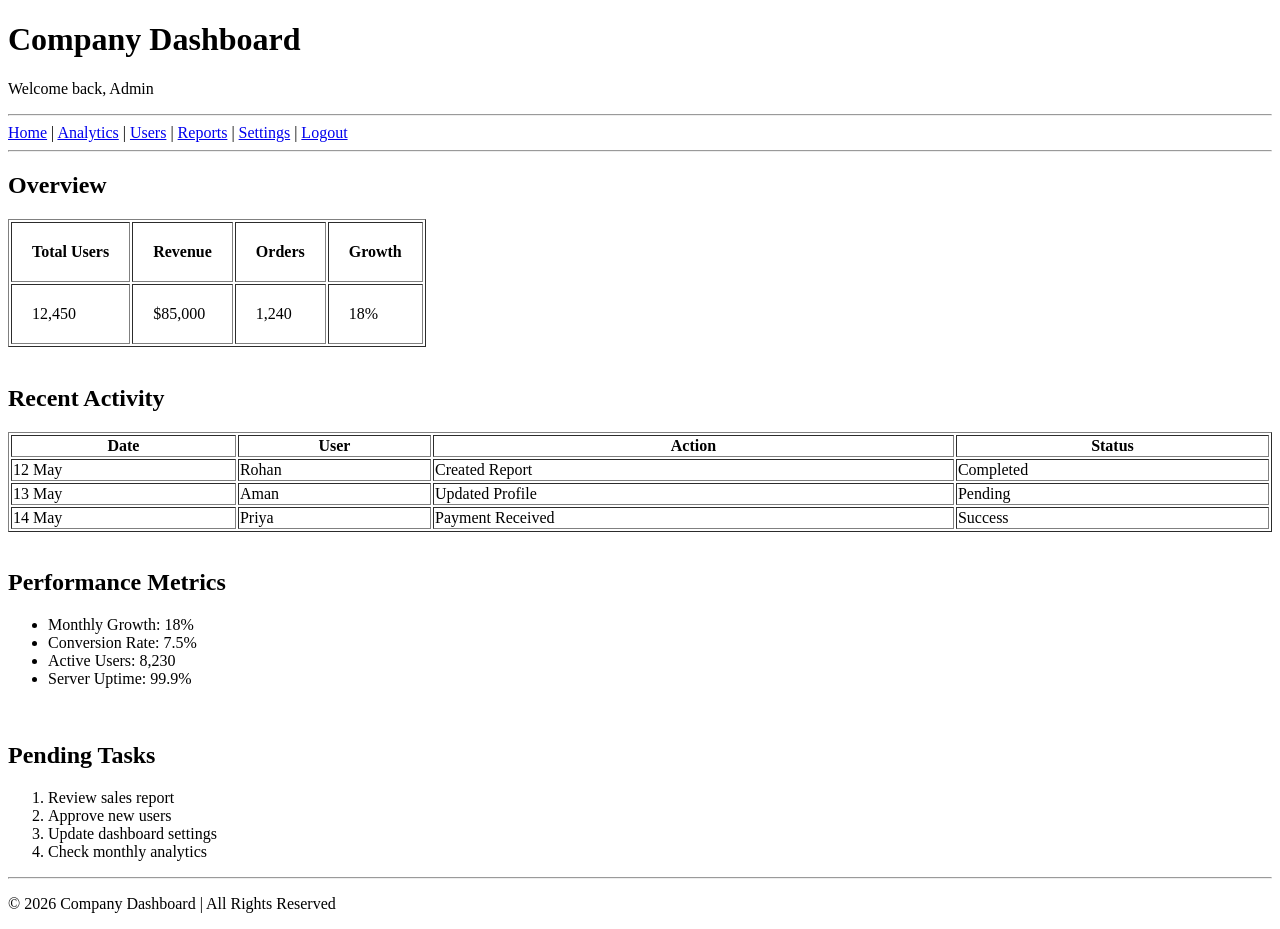
<file: day3/index.html>
<!DOCTYPE html>
<html>
<head>
    <title>Professional Dashboard</title>
</head>
<body>

    <!-- Header -->
    <header>
        <h1>Company Dashboard</h1>
        <p>Welcome back, Admin</p>
        <hr>
    </header>

    <!-- Navigation -->
    <nav>
        <a href="#">Home</a> |
        <a href="#">Analytics</a> |
        <a href="#">Users</a> |
        <a href="#">Reports</a> |
        <a href="#">Settings</a> |
        <a href="#">Logout</a>
    </nav>

    <hr>

    <!-- Main Dashboard -->
    <main>

        <!-- Summary Cards -->
        <section>
            <h2>Overview</h2>

            <table border="1" cellpadding="20">
                <tr>
                    <th>Total Users</th>
                    <th>Revenue</th>
                    <th>Orders</th>
                    <th>Growth</th>
                </tr>

                <tr>
                    <td>12,450</td>
                    <td>$85,000</td>
                    <td>1,240</td>
                    <td>18%</td>
                </tr>
            </table>
        </section>

        <br>

        <!-- Analytics -->
        <section>
            <h2>Recent Activity</h2>

            <table border="1" width="100%">
                <tr>
                    <th>Date</th>
                    <th>User</th>
                    <th>Action</th>
                    <th>Status</th>
                </tr>

                <tr>
                    <td>12 May</td>
                    <td>Rohan</td>
                    <td>Created Report</td>
                    <td>Completed</td>
                </tr>

                <tr>
                    <td>13 May</td>
                    <td>Aman</td>
                    <td>Updated Profile</td>
                    <td>Pending</td>
                </tr>

                <tr>
                    <td>14 May</td>
                    <td>Priya</td>
                    <td>Payment Received</td>
                    <td>Success</td>
                </tr>
            </table>
        </section>

        <br>

        <!-- Performance -->
        <section>
            <h2>Performance Metrics</h2>

            <ul>
                <li>Monthly Growth: 18%</li>
                <li>Conversion Rate: 7.5%</li>
                <li>Active Users: 8,230</li>
                <li>Server Uptime: 99.9%</li>
            </ul>
        </section>

        <br>

        <!-- Tasks -->
        <section>
            <h2>Pending Tasks</h2>

            <ol>
                <li>Review sales report</li>
                <li>Approve new users</li>
                <li>Update dashboard settings</li>
                <li>Check monthly analytics</li>
            </ol>
        </section>

    </main>

    <hr>

    <!-- Footer -->
    <footer>
        <p>© 2026 Company Dashboard | All Rights Reserved</p>
    </footer>

</body>
</html>
</file>
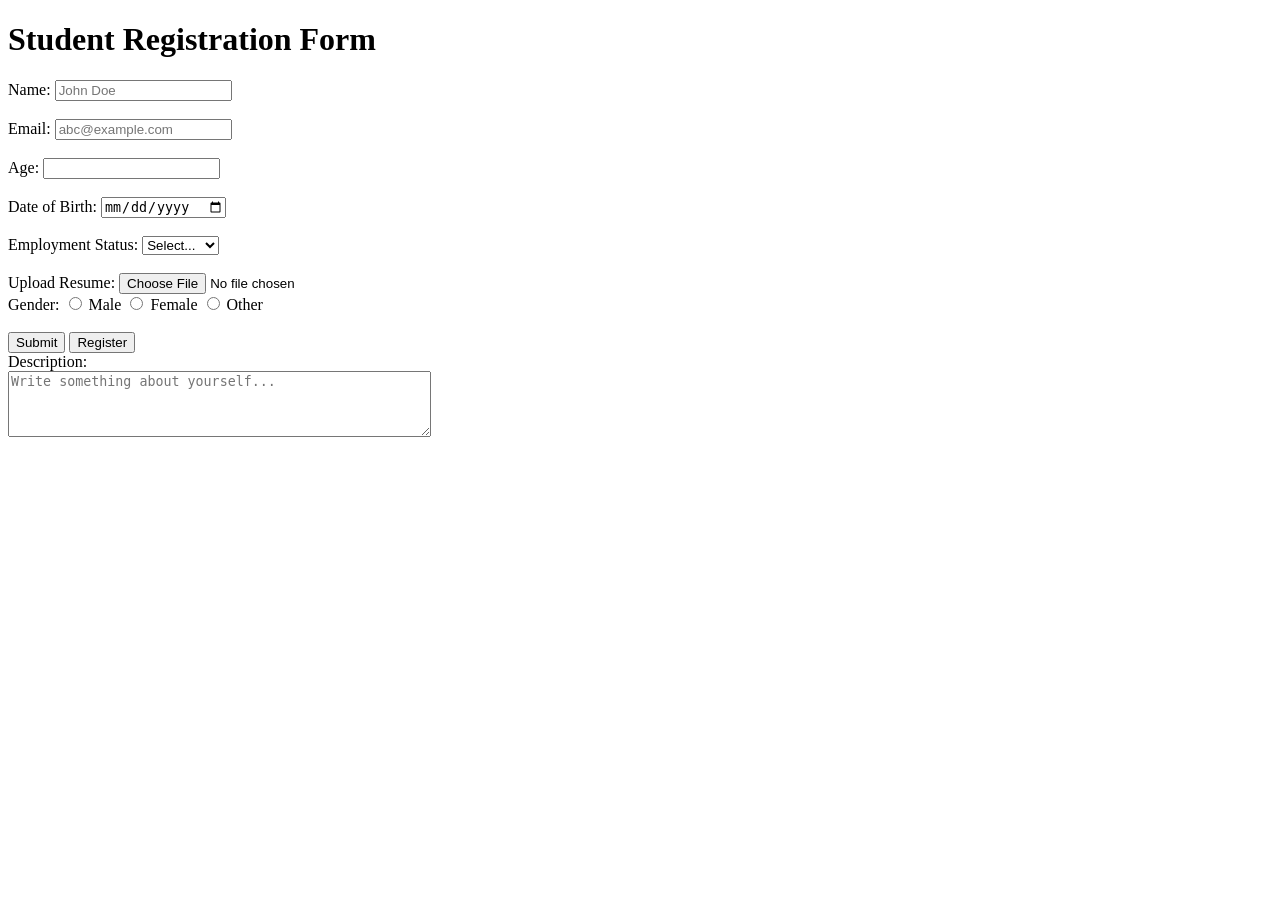
<file: day4/index.html>
<!DOCTYPE html>
<html lang="en">
<head>
    <meta charset="UTF-8">
    <meta name="viewport" content="width=device-width, initial-scale=1.0">
    <title>Student Registration Form</title>

</head>
<body>
    <h1>Student Registration Form</h1>
    <form>
        <label for="name">Name:</label>
        <input type="text" id="name" placeholder="John Doe" name="name" required><br><br>

        <label for="email">Email:</label>
        <input type="email" id="email" placeholder="abc@example.com" name="email" required><br><br>

        <label for="age">Age:</label>
        <input type="number" id="age" name="age" required><br><br>
        <label for="DOB">Date of Birth:</label>
        <input type="date" id="DOB" name="DOB" required><br><br>

        <label for="employment">Employment Status:</label>
        <select id="employment" name="employment" required>
            <option value="">Select...</option>
            <option value="part-time">Part-time</option>
            <option value="full-time">Full-time</option>
        </select><br><br>
        
        <label for="upload_resume">Upload Resume:</label>
        <input type="file" id="upload_resume" name="upload_resume" accept=".pdf,.doc,.docx" required><br>


        <label for="gender">Gender:</label>
        <input type="radio" id="male" name="gender" value="male" required>
        <label for="male">Male</label>
        <input type="radio" id="female" name="gender" value="female" required>
        <label for="female">Female</label>
        <input type="radio" id="other" name="gender" value="other" required>
        <label for="other">Other</label><br><br>

        <input type="button" value="Submit" gap="10"> 
        <input type="submit" value="Register"><br>

        <label for="description">Description:</label><br>
        <textarea id="description" name="description" rows="4" cols="50" placeholder="Write something about yourself..."></textarea><br><br>
    </form>    
</body>
</html>
</file>
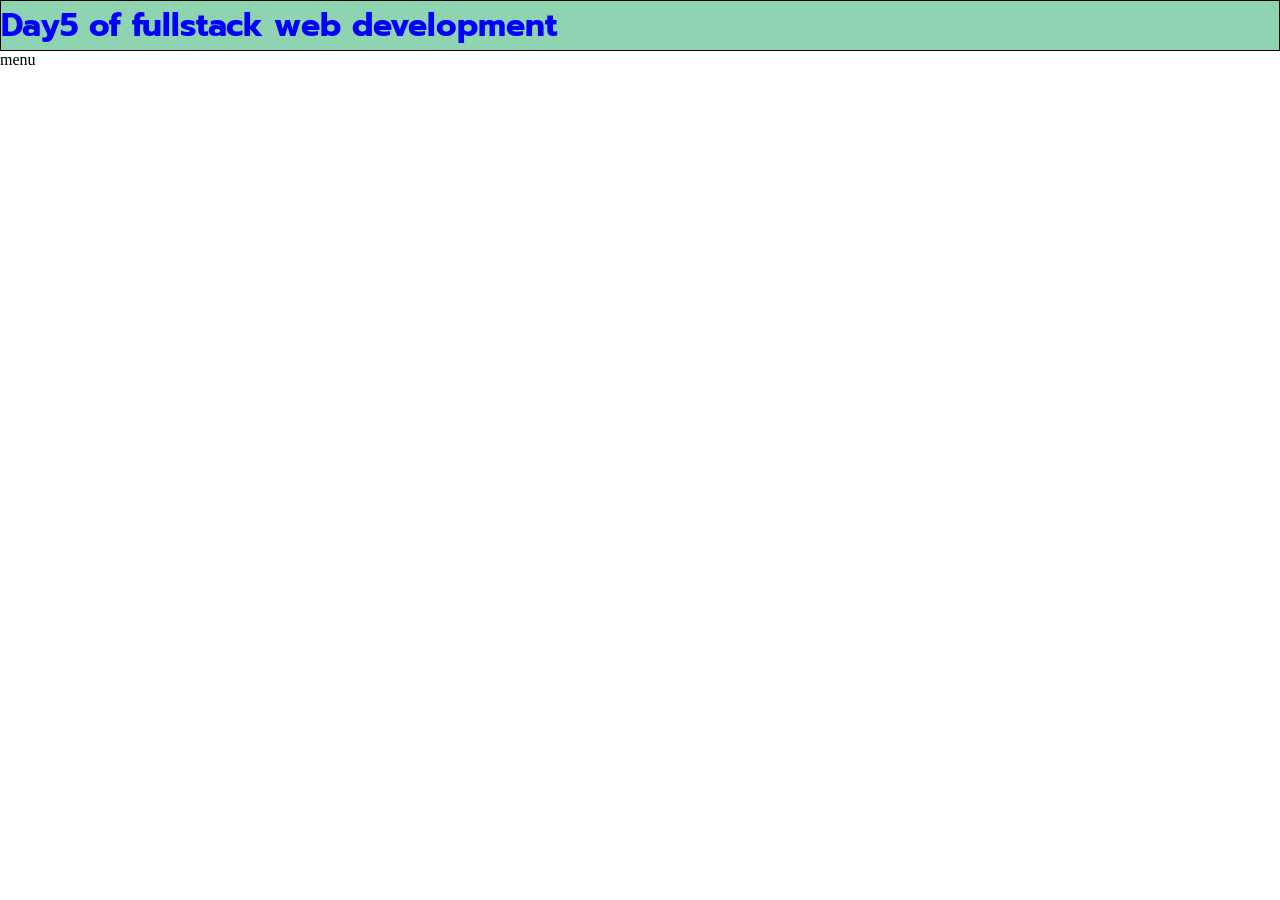
<file: day5/index.html>
<!DOCTYPE html>
<html lang="en">
<head>
    <meta charset="UTF-8">
    <meta name="viewport" content="width=device-width, initial-scale=1.0">
    <title>Document</title>
    <link rel="stylesheet" href="style.css">
    <link rel="preconnect" href="https://fonts.googleapis.com">

<link rel="preconnect" href="https://fonts.gstatic.com" crossorigin>
<link href="https://fonts.googleapis.com/css2?family=Prompt:ital,wght@0,100;0,200;0,300;0,400;0,500;0,600;0,700;0,800;0,900;1,100;1,200;1,300;1,400;1,500;1,600;1,700;1,800;1,900&display=swap" rel="stylesheet">
</head>
   
<!-- <style>
 p{
        font-size: 20px;
    }
</style> -->
<body>
    <h1 style="color: blue; background-color: rgb(143, 212, 176); size: 24px; border: 1px solid black;  font-family: 'Prompt', sans-serif;">Day5 of fullstack web development </h1>
     <span class="material-symbols-outlined">
     menu
</span>

</body>
</file>
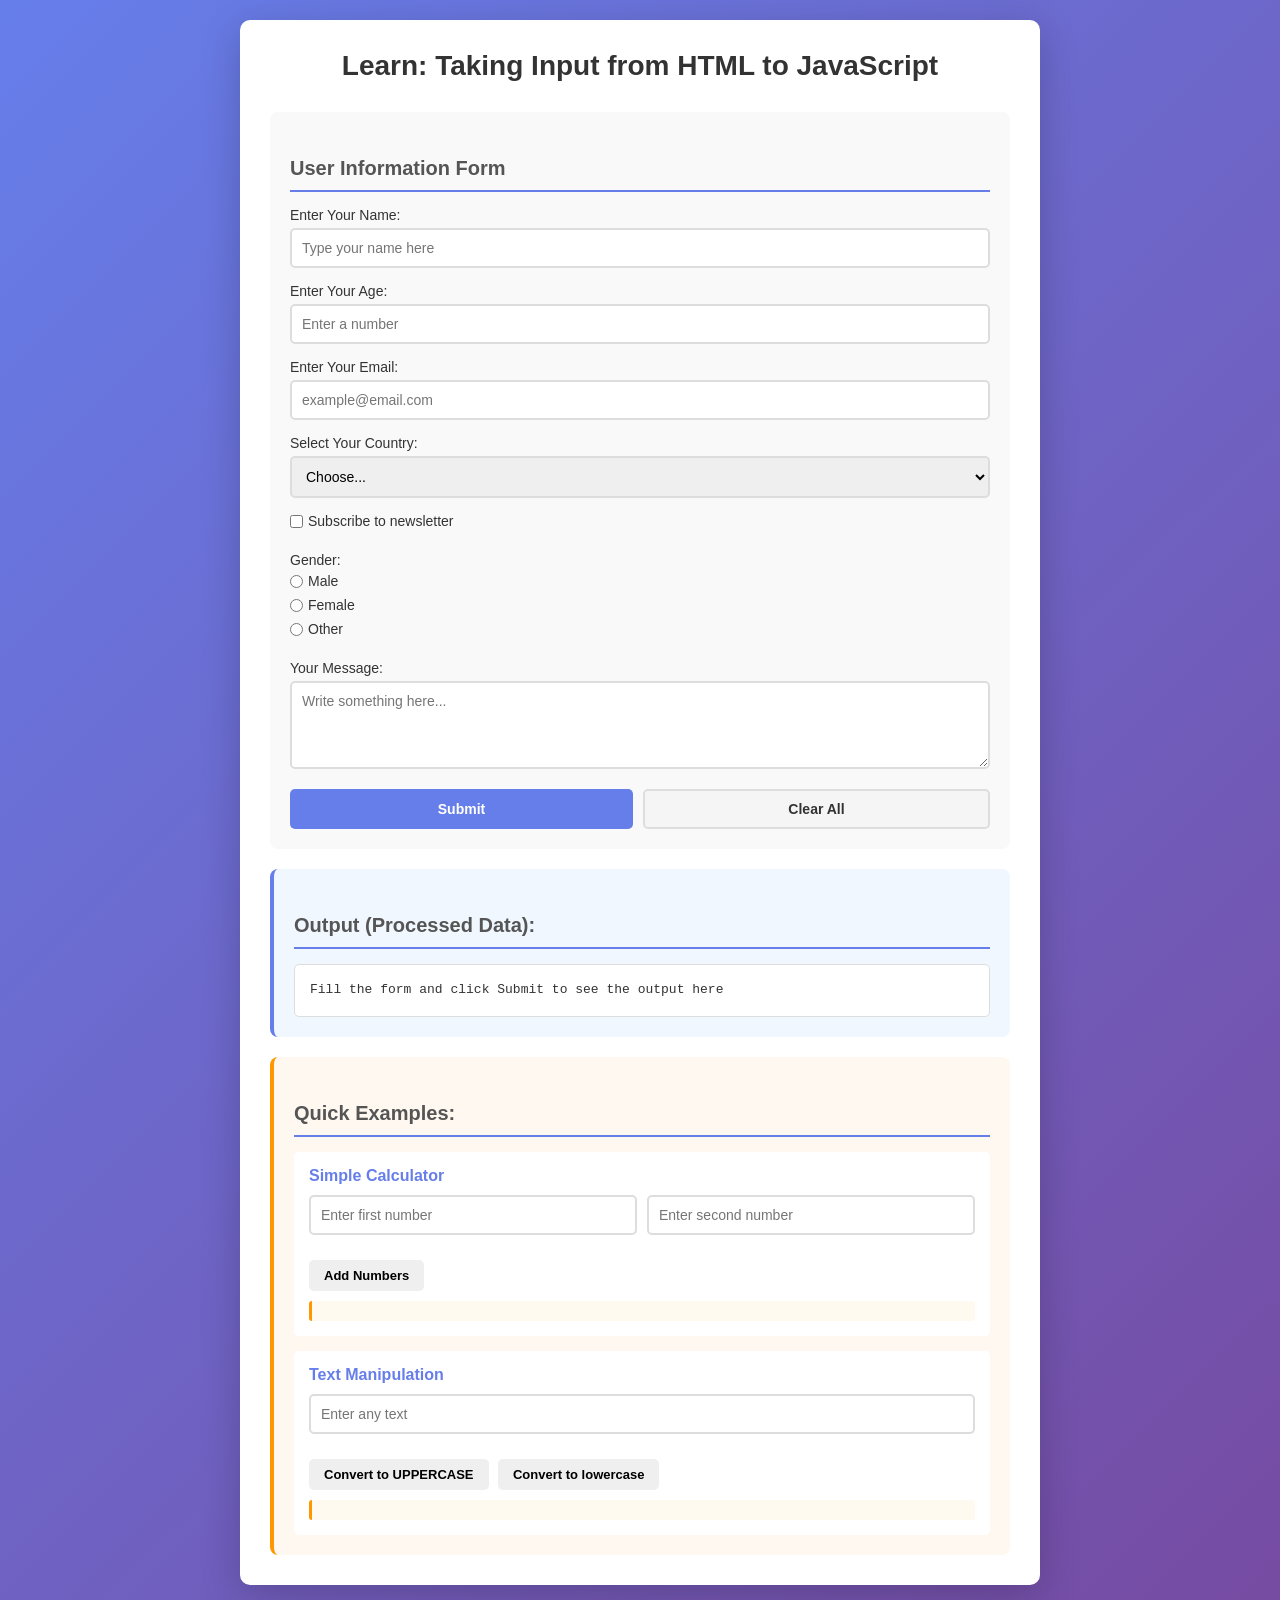
<file: test_/index.html>
<!DOCTYPE html>
<html lang="en">
<head>
    <meta charset="UTF-8">
    <meta name="viewport" content="width=device-width, initial-scale=1.0">
    <title>HTML to JS Input Example</title>
    <link rel="stylesheet" href="style.css">
</head>
<body>
    <div class="container">
        <h1>Learn: Taking Input from HTML to JavaScript</h1>
        
        <div class="form-section">
            <h2>User Information Form</h2>
            
            <!-- Text Input -->
            <div class="form-group">
                <label for="name">Enter Your Name:</label>
                <input type="text" id="name" placeholder="Type your name here">
            </div>

            <!-- Number Input -->
            <div class="form-group">
                <label for="age">Enter Your Age:</label>
                <input type="number" id="age" placeholder="Enter a number">
            </div>

            <!-- Email Input -->
            <div class="form-group">
                <label for="email">Enter Your Email:</label>
                <input type="email" id="email" placeholder="example@email.com">
            </div>

            <!-- Dropdown/Select -->
            <div class="form-group">
                <label for="country">Select Your Country:</label>
                <select id="country">
                    <option value="">Choose...</option>
                    <option value="India">India</option>
                    <option value="USA">USA</option>
                    <option value="UK">UK</option>
                    <option value="Canada">Canada</option>
                </select>
            </div>

            <!-- Checkbox -->
            <div class="form-group">
                <label>
                    <input type="checkbox" id="subscribe"> Subscribe to newsletter
                </label>
            </div>

            <!-- Radio Buttons -->
            <div class="form-group">
                <label>Gender:</label>
                <label>
                    <input type="radio" name="gender" value="Male"> Male
                </label>
                <label>
                    <input type="radio" name="gender" value="Female"> Female
                </label>
                <label>
                    <input type="radio" name="gender" value="Other"> Other
                </label>
            </div>

            <!-- Textarea -->
            <div class="form-group">
                <label for="message">Your Message:</label>
                <textarea id="message" placeholder="Write something here..." rows="4"></textarea>
            </div>

            <!-- Buttons -->
            <div class="button-group">
                <button id="submitBtn" class="btn btn-primary">Submit</button>
                <button id="clearBtn" class="btn btn-secondary">Clear All</button>
            </div>
        </div>

        <!-- Output Section -->
        <div class="output-section">
            <h2>Output (Processed Data):</h2>
            <div id="output" class="output-box">
                <p>Fill the form and click Submit to see the output here</p>
            </div>
        </div>

        <!-- Examples Section -->
        <div class="examples-section">
            <h2>Quick Examples:</h2>
            
            <div class="example">
                <h3>Simple Calculator</h3>
                <div class="form-group">
                    <input type="number" id="num1" placeholder="Enter first number">
                    <input type="number" id="num2" placeholder="Enter second number">
                </div>
                <button id="calculateBtn" class="btn btn-small">Add Numbers</button>
                <p id="calcResult"></p>
            </div>

            <div class="example">
                <h3>Text Manipulation</h3>
                <div class="form-group">
                    <input type="text" id="textInput" placeholder="Enter any text">
                </div>
                <button id="upperBtn" class="btn btn-small">Convert to UPPERCASE</button>
                <button id="lowerBtn" class="btn btn-small">Convert to lowercase</button>
                <p id="textResult"></p>
            </div>
        </div>
    </div>

    <script src="script.js"></script>
</body>
</html>
</file>
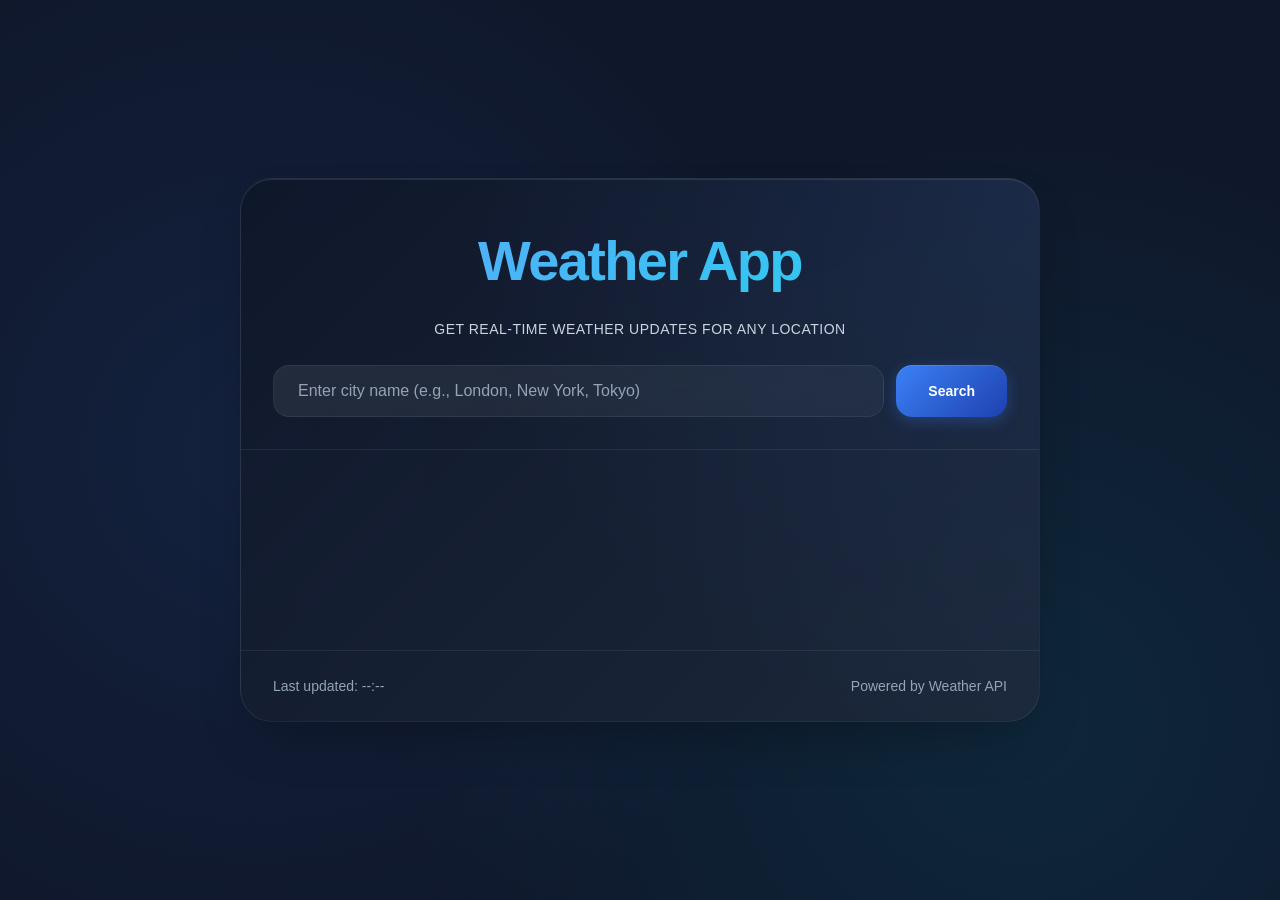
<file: day10/weather/index.html>
<!doctype html>
<html lang="en">
  <head>
    <meta charset="UTF-8" />
    <meta name="viewport" content="width=device-width, initial-scale=1.0" />
    <meta
      name="description"
      content="Get real-time weather updates for any location"
    />
    <meta name="theme-color" content="#3b82f6" />
    <title>Weather App - Real-time Weather Updates</title>
    <link rel="stylesheet" href="style.css" />
  </head>
  <body>
    <div class="weather-app">
      <div class="weather-card">
        <header>
          <h1>Weather App</h1>
          <p>Get real-time weather updates for any location</p>
          <div class="search-panel">
            <input
              type="text"
              id="search"
              placeholder="Enter city name (e.g., London, New York, Tokyo)"
              aria-label="Search for a city"
              autocomplete="off"
            />
            <button id="btn" aria-label="Search weather">Search</button>
          </div>
        </header>

        <div class="weather-info" id="result">
          
        </div>

        <footer class="footer">
          <p>Last updated: <span id="update-time">--:--</span></p>
          <p>Powered by Weather API</p>
        </footer>
      </div>
    </div>

    <script src="script.js" defer></script>
  </body>
</html>
</file>
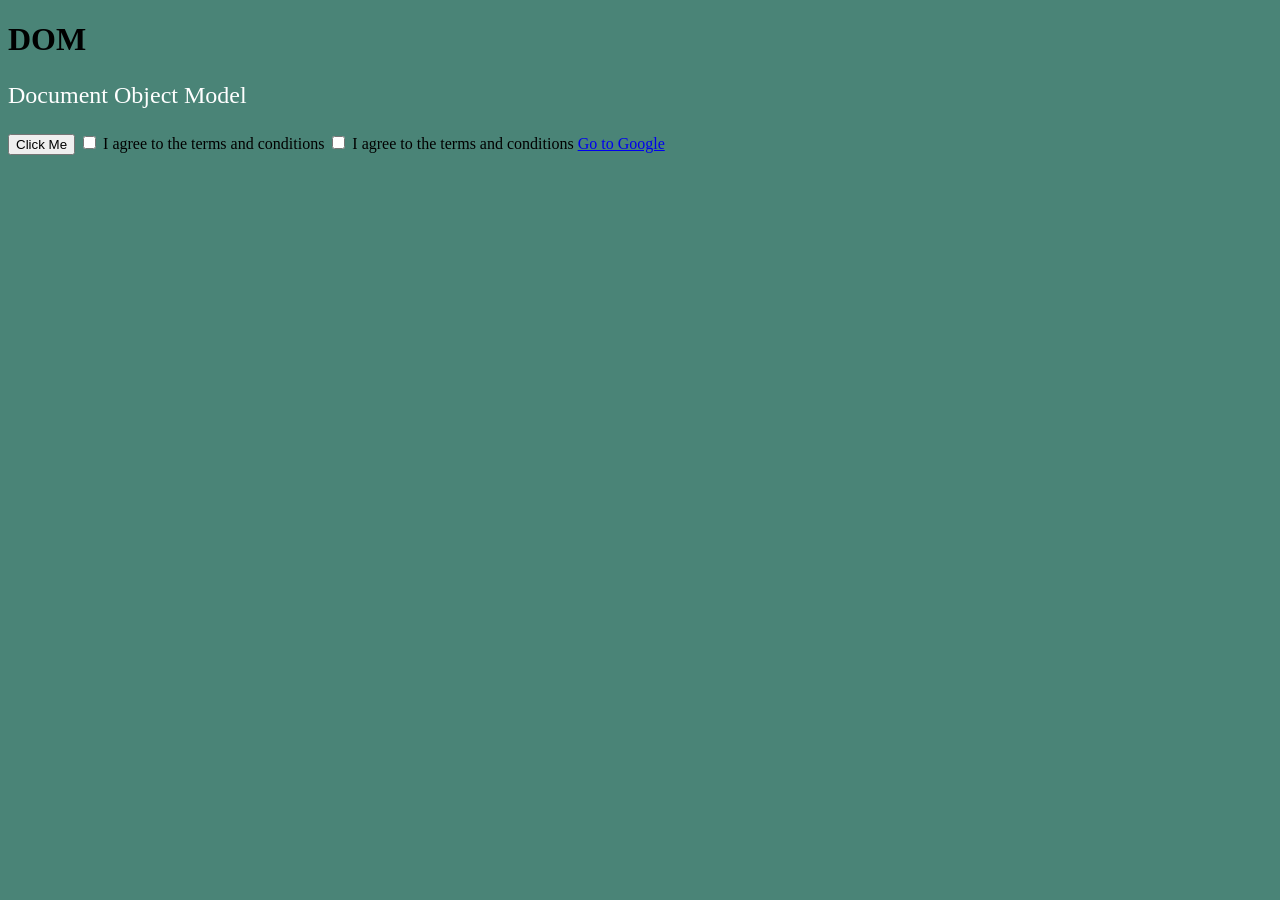
<file: day7/dom/index.html>
<!DOCTYPE html>
<html lang="en">
<head>
    <meta charset="UTF-8">
    <meta name="viewport" content="width=device-width, initial-scale=1.0">
    <title>Document</title>

</head>
<body>
    
    <h1 id="heading ">DOM</h1>
    <p class="para">Document Object Model</p>

    <button id="btn">Click Me</button>
    <input type="checkbox" id="checkbox"> I agree to the terms and conditions
    <input type="checkbox" id="checkbox2"> I agree to the terms and conditions

    <a href="https://www.google.com" id="link">Go to Google</a>
    <script src="script.js"></script>
</body>
</html>
</file>
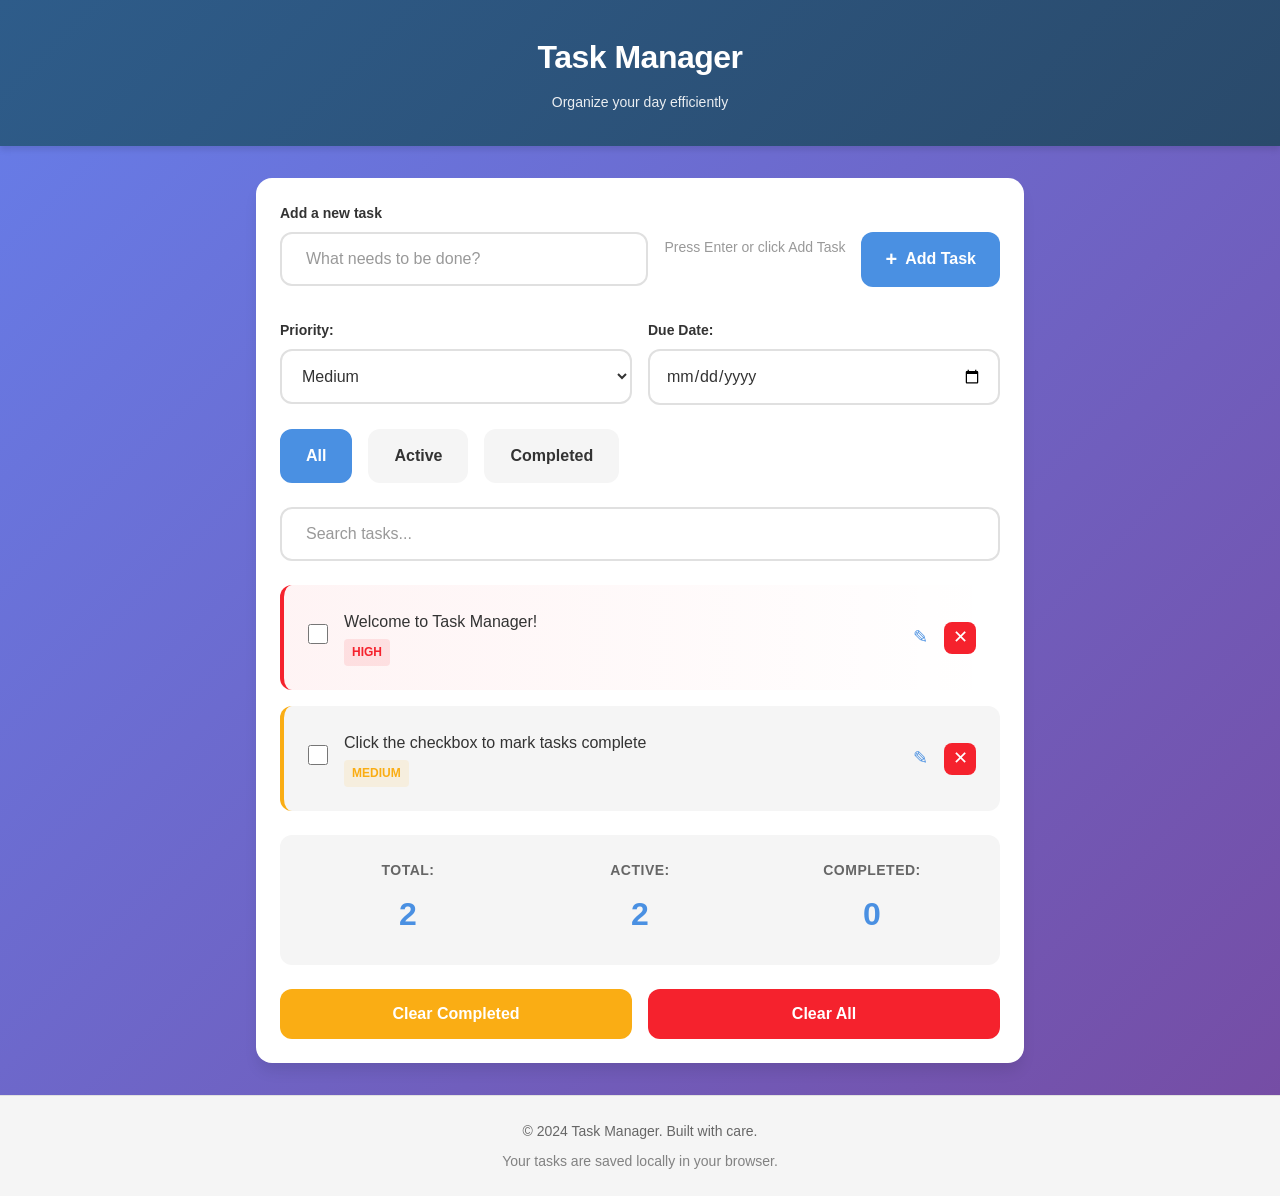
<file: day7/to_do_app/index.html>
<!DOCTYPE html>
<html lang="en">
<head>
    <!-- Meta Tags -->
    <meta charset="UTF-8">
    <meta name="viewport" content="width=device-width, initial-scale=1.0">
    <meta name="description" content="A modern, feature-rich to-do application to manage your daily tasks efficiently.">
    <meta name="keywords" content="todo, task management, productivity, app">
    <meta name="author" content="Your Name">
    <meta name="robots" content="index, follow">
    <meta name="theme-color" content="#4a90e2">
    
    <!-- Security Headers -->
    <meta http-equiv="X-UA-Compatible" content="ie=edge">
    <meta http-equiv="Content-Security-Policy" content="default-src 'self'; style-src 'self' 'unsafe-inline'; script-src 'self'">
    
    <!-- Open Graph Tags -->
    <meta property="og:title" content="To-Do App">
    <meta property="og:description" content="Manage your tasks efficiently">
    <meta property="og:type" content="website">
    
    <title>To-Do App - Task Management</title>
    <link rel="stylesheet" href="style.css">
    <link rel="icon" type="image/svg+xml" href="data:image/svg+xml,<svg xmlns='http://www.w3.org/2000/svg' viewBox='0 0 100 100'><text y='.9em' font-size='90'>✓</text></svg>">
</head>
<body>
    <div class="app-container">
        <!-- Header -->
        <header class="app-header" role="banner">
            <div class="header-content">
                <h1 class="app-title">Task Manager</h1>
                <p class="app-subtitle">Organize your day efficiently</p>
            </div>
        </header>

        <!-- Main Content -->
        <main class="app-main" role="main">
            <article class="todo-card">
                <!-- Input Section -->
                <section class="input-section" aria-labelledby="input-label">
                    <label id="input-label" for="todoInput" class="input-label">Add a new task</label>
                    <form class="input-form" id="todoForm">
                        <div class="input-wrapper">
                            <input 
                                type="text" 
                                id="todoInput" 
                                class="todo-input" 
                                placeholder="What needs to be done?"
                                autocomplete="off"
                                maxlength="100"
                                required
                                aria-describedby="input-hint"
                            >
                            <span id="input-hint" class="input-hint">Press Enter or click Add Task</span>
                            <button 
                                type="submit" 
                                id="addBtn" 
                                class="add-btn"
                                aria-label="Add new task"
                            >
                                <span class="btn-icon">+</span>
                                <span class="btn-text">Add Task</span>
                            </button>
                        </div>
                    </form>
                </section>

                <!-- Priority and Date Section -->
                <section class="task-options" aria-labelledby="options-label">
                    <h2 id="options-label" class="sr-only">Task Options</h2>
                    <div class="options-group">
                        <div class="option-item">
                            <label for="prioritySelect">Priority:</label>
                            <select id="prioritySelect" class="priority-select" aria-label="Task priority level">
                                <option value="low">Low</option>
                                <option value="medium" selected>Medium</option>
                                <option value="high">High</option>
                            </select>
                        </div>
                        <div class="option-item">
                            <label for="dueDateInput">Due Date:</label>
                            <input 
                                type="date" 
                                id="dueDateInput" 
                                class="due-date-input"
                                aria-label="Task due date"
                            >
                        </div>
                    </div>
                </section>

                <!-- Filter Section -->
                <section class="filter-section" aria-labelledby="filter-label">
                    <h2 id="filter-label" class="sr-only">Filter Tasks</h2>
                    <div class="filter-buttons" role="tablist">
                        <button 
                            class="filter-btn active" 
                            data-filter="all"
                            role="tab"
                            aria-selected="true"
                            aria-controls="todoList"
                        >
                            All
                        </button>
                        <button 
                            class="filter-btn" 
                            data-filter="active"
                            role="tab"
                            aria-selected="false"
                            aria-controls="todoList"
                        >
                            Active
                        </button>
                        <button 
                            class="filter-btn" 
                            data-filter="completed"
                            role="tab"
                            aria-selected="false"
                            aria-controls="todoList"
                        >
                            Completed
                        </button>
                    </div>
                </section>

                <!-- Search Section -->
                <section class="search-section">
                    <input 
                        type="search" 
                        id="searchInput" 
                        class="search-input" 
                        placeholder="Search tasks..."
                        aria-label="Search tasks"
                    >
                </section>

                <!-- Task List Section -->
                <section class="list-section" aria-labelledby="list-label">
                    <h2 id="list-label" class="sr-only">Task List</h2>
                    
                    <!-- Empty State -->
                    <div id="emptyState" class="empty-state" role="status" aria-live="polite">
                        <div class="empty-icon">📝</div>
                        <p class="empty-text">No tasks yet. Add one to get started!</p>
                    </div>

                    <!-- Todo List -->
                    <ul 
                        id="todoList" 
                        class="todo-list"
                        role="list"
                        aria-label="Tasks"
                    >
                        <!-- Tasks will be added here dynamically -->
                    </ul>

                    <!-- Error Message -->
                    <div id="errorMessage" class="error-message" role="alert" aria-live="assertive" aria-hidden="true">
                        <!-- Error messages will appear here -->
                    </div>
                </section>

                <!-- Stats Section -->
                <section class="stats-section" aria-labelledby="stats-label">
                    <h2 id="stats-label" class="sr-only">Task Statistics</h2>
                    <div class="stats-container">
                        <div class="stat-item">
                            <span class="stat-label">Total:</span>
                            <span id="totalCount" class="stat-value">0</span>
                        </div>
                        <div class="stat-item">
                            <span class="stat-label">Active:</span>
                            <span id="activeCount" class="stat-value">0</span>
                        </div>
                        <div class="stat-item">
                            <span class="stat-label">Completed:</span>
                            <span id="completedCount" class="stat-value">0</span>
                        </div>
                    </div>
                </section>

                <!-- Action Buttons -->
                <section class="action-buttons" aria-labelledby="actions-label">
                    <h2 id="actions-label" class="sr-only">Actions</h2>
                    <button 
                        id="clearCompletedBtn" 
                        class="action-btn clear-btn"
                        aria-label="Clear all completed tasks"
                    >
                        Clear Completed
                    </button>
                    <button 
                        id="clearAllBtn" 
                        class="action-btn delete-btn"
                        aria-label="Delete all tasks"
                    >
                        Clear All
                    </button>
                </section>
            </article>
        </main>

        <!-- Footer -->
        <footer class="app-footer" role="contentinfo">
            <p>&copy; 2024 Task Manager. Built with care.</p>
            <p class="footer-note">Your tasks are saved locally in your browser.</p>
        </footer>
    </div>

    <!-- Loading Indicator (initially hidden) -->
    <div id="loadingIndicator" class="loading-indicator" role="status" aria-live="polite" aria-hidden="true">
        <div class="spinner"></div>
    </div>

    <script src="script.js" defer></script>
</body>
</html>
</file>
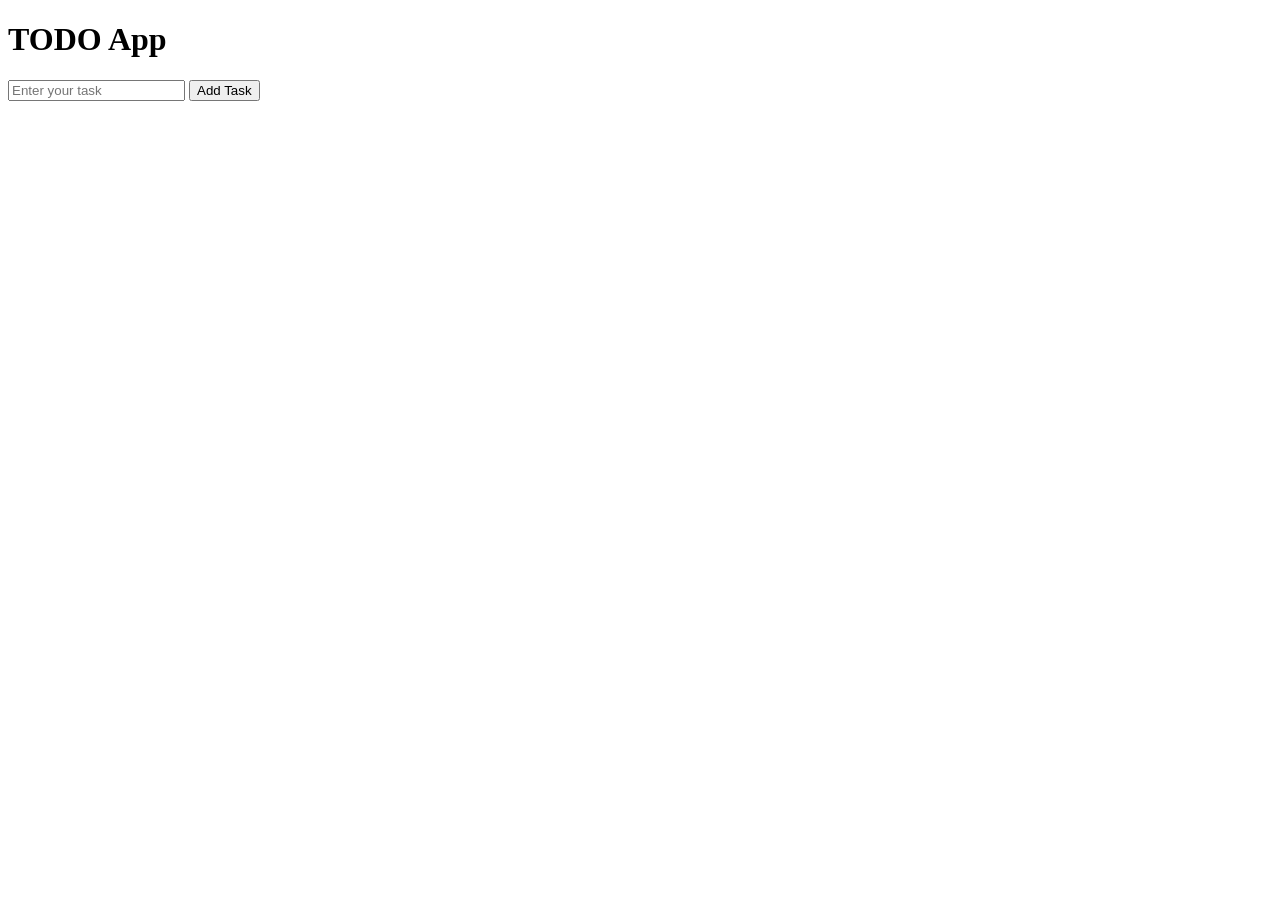
<file: day7/to_do_app_dummy/index.html>
<!DOCTYPE html>
<html lang="en">
<head>
    <meta charset="UTF-8">
    <meta name="viewport" content="width=device-width, initial-scale=1.0">
    <title>Document</title>
</head>
<body>
    
    <h1>TODO App</h1>

    <input type="text" id="taskinput" placeholder="Enter your task"/>

    <button id="btn">Add Task</button>

    <ol id="list">

    </ol>


    <script src="script.js"></script>
</body>
</html>
</file>
<file: day5/style.css>
/* ---------------inline css internal css external css--------- */

*{
    margin:0;
    padding:0;
    box-sizing: border-box;
}
p{
    color: red;
    font-size:40px;
    font-family: 'Playwrite GB S Guides', Courier, monospace;
}

.material-symbols-outlined {
  font-variation-settings:
  'FILL' 0,
  'wght' 400,
  'GRAD' 0,
  'opsz' 24
}

body{
    background-image: url(https://wallpapers.com/images/hd/dark-ages-tmg6fm6m13ql6w1i.jpg);
    background-size: cover;
    background-position:top;
}
</file>
<file: test_/style.css>
* {
    margin: 0;
    padding: 0;
    box-sizing: border-box;
}

body {
    font-family: 'Segoe UI', Tahoma, Geneva, Verdana, sans-serif;
    background: linear-gradient(135deg, #667eea 0%, #764ba2 100%);
    min-height: 100vh;
    padding: 20px;
}

.container {
    max-width: 800px;
    margin: 0 auto;
    background: white;
    border-radius: 10px;
    padding: 30px;
    box-shadow: 0 10px 40px rgba(0, 0, 0, 0.2);
}

h1 {
    color: #333;
    margin-bottom: 30px;
    text-align: center;
    font-size: 28px;
}

h2 {
    color: #555;
    margin-top: 25px;
    margin-bottom: 15px;
    border-bottom: 2px solid #667eea;
    padding-bottom: 10px;
    font-size: 20px;
}

h3 {
    color: #667eea;
    font-size: 16px;
    margin-bottom: 10px;
}

/* Form Section */
.form-section {
    background: #f9f9f9;
    padding: 20px;
    border-radius: 8px;
    margin-bottom: 20px;
}

.form-group {
    margin-bottom: 15px;
    display: flex;
    flex-direction: column;
}

label {
    color: #333;
    font-weight: 500;
    margin-bottom: 5px;
    font-size: 14px;
}

input[type="text"],
input[type="email"],
input[type="number"],
select,
textarea {
    padding: 10px;
    border: 2px solid #ddd;
    border-radius: 5px;
    font-size: 14px;
    font-family: inherit;
    transition: all 0.3s ease;
}

input[type="text"]:focus,
input[type="email"]:focus,
input[type="number"]:focus,
select:focus,
textarea:focus {
    outline: none;
    border-color: #667eea;
    box-shadow: 0 0 5px rgba(102, 126, 234, 0.3);
}

input[type="checkbox"],
input[type="radio"] {
    margin-right: 5px;
    cursor: pointer;
}

label:has(input[type="checkbox"]),
label:has(input[type="radio"]) {
    display: flex;
    flex-direction: row;
    align-items: center;
    margin-bottom: 8px;
    cursor: pointer;
}

/* Button Group */
.button-group {
    display: flex;
    gap: 10px;
    margin-top: 20px;
}

.btn {
    padding: 10px 20px;
    border: none;
    border-radius: 5px;
    font-size: 14px;
    font-weight: 600;
    cursor: pointer;
    transition: all 0.3s ease;
    flex: 1;
}

.btn-primary {
    background: #667eea;
    color: white;
}

.btn-primary:hover {
    background: #5568d3;
    transform: translateY(-2px);
    box-shadow: 0 5px 15px rgba(102, 126, 234, 0.4);
}

.btn-secondary {
    background: #f5f5f5;
    color: #333;
    border: 2px solid #ddd;
}

.btn-secondary:hover {
    background: #ebebeb;
}

.btn-small {
    flex: none;
    padding: 8px 15px;
    font-size: 13px;
    margin-right: 5px;
    margin-top: 10px;
}

/* Output Section */
.output-section {
    background: #f0f7ff;
    padding: 20px;
    border-radius: 8px;
    margin-bottom: 20px;
    border-left: 4px solid #667eea;
}

.output-box {
    background: white;
    padding: 15px;
    border-radius: 5px;
    max-height: 300px;
    overflow-y: auto;
    border: 1px solid #ddd;
    font-family: 'Courier New', monospace;
    font-size: 13px;
    line-height: 1.6;
    color: #333;
}

.output-item {
    padding: 8px;
    margin: 5px 0;
    background: #f9f9f9;
    border-radius: 3px;
    border-left: 3px solid #667eea;
    padding-left: 10px;
}

.output-item strong {
    color: #667eea;
}

/* Examples Section */
.examples-section {
    background: #fff8f0;
    padding: 20px;
    border-radius: 8px;
    border-left: 4px solid #ff9800;
}

.example {
    background: white;
    padding: 15px;
    border-radius: 5px;
    margin-bottom: 15px;
}

.example:last-child {
    margin-bottom: 0;
}

.example .form-group {
    display: flex;
    flex-direction: row;
    gap: 10px;
    align-items: flex-end;
}

.example input {
    flex: 1;
}

#calcResult,
#textResult {
    margin-top: 10px;
    padding: 10px;
    background: #fffaf0;
    border-left: 3px solid #ff9800;
    padding-left: 10px;
    border-radius: 3px;
    font-weight: 500;
    color: #333;
}

/* Responsive */
@media (max-width: 600px) {
    .container {
        padding: 15px;
    }

    h1 {
        font-size: 22px;
    }

    .button-group {
        flex-direction: column;
    }

    .btn {
        width: 100%;
    }

    .example .form-group {
        flex-direction: column;
        align-items: stretch;
    }

    .example input {
        width: 100%;
    }
}
</file>
<file: day10/weather/style.css>
/* ════════════════════════════════════════════════════════════════════════════════
   WEATHER APP - PRODUCTION LEVEL CSS
   ════════════════════════════════════════════════════════════════════════════════ */

/* ─── CSS CUSTOM PROPERTIES ─────────────────────────────────────────────────────── */
:root {
  /* Color Palette */
  --color-primary: #3b82f6;
  --color-primary-dark: #1e40af;
  --color-primary-light: #60a5fa;
  --color-primary-lighter: #93c5fd;
  --color-primary-ultra-light: #dbeafe;
  
  --color-secondary: #06b6d4;
  --color-secondary-dark: #0891b2;
  --color-secondary-light: #22d3ee;
  
  --color-success: #10b981;
  --color-warning: #f59e0b;
  --color-error: #ef4444;
  --color-info: #3b82f6;
  
  --color-bg: #0f172a;
  --color-bg-secondary: #1e293b;
  --color-bg-tertiary: #334155;
  
  --color-text-primary: #f8fafc;
  --color-text-secondary: #cbd5e1;
  --color-text-tertiary: #94a3b8;
  
  --color-border: rgba(148, 163, 184, 0.12);
  --color-border-light: rgba(148, 163, 184, 0.06);
  
  --color-overlay-light: rgba(15, 23, 42, 0.4);
  --color-overlay-dark: rgba(15, 23, 42, 0.7);
  
  /* Typography */
  --font-family-base: -apple-system, BlinkMacSystemFont, "Segoe UI", "Roboto", "Oxygen",
    "Ubuntu", "Cantarell", "Fira Sans", "Droid Sans", "Helvetica Neue", sans-serif;
  --font-family-mono: "Menlo", "Monaco", "Courier New", monospace;
  
  --font-weight-light: 300;
  --font-weight-normal: 400;
  --font-weight-medium: 500;
  --font-weight-semibold: 600;
  --font-weight-bold: 700;
  --font-weight-extrabold: 800;
  
  --font-size-xs: 0.75rem;
  --font-size-sm: 0.875rem;
  --font-size-base: 1rem;
  --font-size-lg: 1.125rem;
  --font-size-xl: 1.25rem;
  --font-size-2xl: 1.5rem;
  --font-size-3xl: 1.875rem;
  --font-size-4xl: 2.25rem;
  --font-size-5xl: 3rem;
  
  --line-height-tight: 1.2;
  --line-height-snug: 1.375;
  --line-height-normal: 1.5;
  --line-height-relaxed: 1.625;
  --line-height-loose: 1.875;
  
  /* Spacing */
  --spacing-0: 0;
  --spacing-1: 0.25rem;
  --spacing-2: 0.5rem;
  --spacing-3: 0.75rem;
  --spacing-4: 1rem;
  --spacing-6: 1.5rem;
  --spacing-8: 2rem;
  --spacing-12: 3rem;
  --spacing-16: 4rem;
  --spacing-20: 5rem;
  --spacing-24: 6rem;
  
  /* Shadows */
  --shadow-xs: 0 1px 2px 0 rgba(0, 0, 0, 0.05);
  --shadow-sm: 0 1px 2px 0 rgba(0, 0, 0, 0.1);
  --shadow-base: 0 1px 3px 0 rgba(0, 0, 0, 0.1), 0 1px 2px 0 rgba(0, 0, 0, 0.06);
  --shadow-md: 0 4px 6px -1px rgba(0, 0, 0, 0.1), 0 2px 4px -1px rgba(0, 0, 0, 0.06);
  --shadow-lg: 0 10px 15px -3px rgba(0, 0, 0, 0.1), 0 4px 6px -2px rgba(0, 0, 0, 0.05);
  --shadow-xl: 0 20px 25px -5px rgba(0, 0, 0, 0.1), 0 10px 10px -5px rgba(0, 0, 0, 0.04);
  --shadow-2xl: 0 25px 50px -12px rgba(0, 0, 0, 0.25);
  --shadow-inner: inset 0 2px 4px 0 rgba(0, 0, 0, 0.06);
  
  /* Border Radius */
  --radius-none: 0;
  --radius-sm: 0.375rem;
  --radius-base: 0.5rem;
  --radius-md: 0.75rem;
  --radius-lg: 1rem;
  --radius-xl: 1.5rem;
  --radius-2xl: 2rem;
  --radius-full: 9999px;
  
  /* Transitions & Animations */
  --transition-fast: 150ms cubic-bezier(0.4, 0, 0.2, 1);
  --transition-base: 200ms cubic-bezier(0.4, 0, 0.2, 1);
  --transition-slow: 300ms cubic-bezier(0.4, 0, 0.2, 1);
  --transition-slower: 500ms cubic-bezier(0.4, 0, 0.2, 1);
  
  /* Z-Index Scale */
  --z-hide: -1;
  --z-auto: auto;
  --z-base: 0;
  --z-dropdown: 1000;
  --z-sticky: 1020;
  --z-fixed: 1030;
  --z-modal-backdrop: 1040;
  --z-modal: 1050;
  --z-popover: 1060;
  --z-tooltip: 1070;
}

/* ─── DARK MODE SUPPORT ─────────────────────────────────────────────────────────── */
@media (prefers-color-scheme: dark) {
  :root {
    --color-bg: #0f172a;
    --color-text-primary: #f8fafc;
  }
}

/* ─── CSS RESET & NORMALIZATION ─────────────────────────────────────────────────── */
*,
*::before,
*::after {
  margin: 0;
  padding: 0;
  box-sizing: border-box;
}

html {
  font-size: 16px;
  -webkit-font-smoothing: antialiased;
  -moz-osx-font-smoothing: grayscale;
  scroll-behavior: smooth;
  scroll-padding-top: 4rem;
}

body {
  margin: 0;
  padding: 0;
  font-family: var(--font-family-base);
  font-size: var(--font-size-base);
  line-height: var(--line-height-normal);
  color: var(--color-text-primary);
  background-color: var(--color-bg);
  background-image: 
    radial-gradient(circle at 20% 50%, rgba(59, 130, 246, 0.1) 0%, transparent 50%),
    radial-gradient(circle at 80% 80%, rgba(6, 182, 212, 0.1) 0%, transparent 50%);
  min-height: 100vh;
  display: flex;
  align-items: center;
  justify-content: center;
  padding: var(--spacing-4);
  position: relative;
  overflow-x: hidden;
}

/* ─── TYPOGRAPHY ────────────────────────────────────────────────────────────────── */
h1, h2, h3, h4, h5, h6 {
  margin: 0;
  font-weight: var(--font-weight-bold);
  line-height: var(--line-height-tight);
  letter-spacing: -0.02em;
}

h1 {
  font-size: var(--font-size-5xl);
}

h2 {
  font-size: var(--font-size-4xl);
}

h3 {
  font-size: var(--font-size-3xl);
}

h4 {
  font-size: var(--font-size-2xl);
}

h5 {
  font-size: var(--font-size-xl);
}

h6 {
  font-size: var(--font-size-lg);
}

p {
  margin: 0;
  line-height: var(--line-height-relaxed);
}

a {
  color: var(--color-primary-light);
  text-decoration: none;
  transition: color var(--transition-base);
  
  &:hover {
    color: var(--color-primary-lighter);
  }
  
  &:focus-visible {
    outline: 2px solid var(--color-primary);
    outline-offset: 2px;
  }
}

/* ─── ANIMATIONS ────────────────────────────────────────────────────────────────── */
@keyframes fadeIn {
  from {
    opacity: 0;
    transform: translateY(12px);
  }
  to {
    opacity: 1;
    transform: translateY(0);
  }
}

@keyframes slideUp {
  from {
    opacity: 0;
    transform: translateY(24px);
  }
  to {
    opacity: 1;
    transform: translateY(0);
  }
}

@keyframes slideDown {
  from {
    opacity: 0;
    transform: translateY(-24px);
  }
  to {
    opacity: 1;
    transform: translateY(0);
  }
}

@keyframes pulse {
  0%, 100% {
    opacity: 1;
  }
  50% {
    opacity: 0.5;
  }
}

@keyframes shimmer {
  0% {
    background-position: -1000px 0;
  }
  100% {
    background-position: 1000px 0;
  }
}

@keyframes float {
  0%, 100% {
    transform: translateY(0px);
  }
  50% {
    transform: translateY(-8px);
  }
}

@keyframes glow {
  0%, 100% {
    box-shadow: 0 0 5px rgba(59, 130, 246, 0.5);
  }
  50% {
    box-shadow: 0 0 20px rgba(59, 130, 246, 0.8);
  }
}

@keyframes spin {
  from {
    transform: rotate(0deg);
  }
  to {
    transform: rotate(360deg);
  }
}

@keyframes bounce {
  0%, 100% {
    transform: translateY(0);
  }
  50% {
    transform: translateY(-10px);
  }
}

/* ─── UTILITY CLASSES ────────────────────────────────────────────────────────────── */
.container {
  width: 100%;
  max-width: 1200px;
  margin: 0 auto;
  padding: 0 var(--spacing-4);
}

.weather-app {
  position: relative;
  width: 100%;
  max-width: 800px;
  margin: 0 auto;
  animation: slideUp var(--transition-slow);
}

/* ─── WEATHER CARD ────────────────────────────────────────────────────────────────── */
.weather-card {
  background: linear-gradient(135deg, 
    rgba(15, 23, 42, 0.95) 0%, 
    rgba(30, 41, 59, 0.9) 100%);
  border: 1px solid var(--color-border);
  border-radius: var(--radius-2xl);
  box-shadow: 
    var(--shadow-2xl),
    inset 0 1px 0 rgba(255, 255, 255, 0.1);
  overflow: hidden;
  backdrop-filter: blur(24px);
  -webkit-backdrop-filter: blur(24px);
  position: relative;
}

.weather-card::before {
  content: "";
  position: absolute;
  top: 0;
  left: 0;
  right: 0;
  bottom: 0;
  background: radial-gradient(circle at 100% 0%, 
    rgba(59, 130, 246, 0.1) 0%, 
    transparent 60%);
  pointer-events: none;
}

/* ─── HEADER ────────────────────────────────────────────────────────────────────── */
.weather-card header {
  padding: var(--spacing-12) var(--spacing-8) var(--spacing-8);
  display: grid;
  gap: var(--spacing-6);
  text-align: center;
  border-bottom: 1px solid var(--color-border);
  position: relative;
  z-index: 1;
}

.weather-card header h1 {
  font-size: clamp(2.5rem, 5vw, 3.5rem);
  background: linear-gradient(135deg, 
    var(--color-primary-light) 0%, 
    var(--color-secondary-light) 100%);
  -webkit-background-clip: text;
  -webkit-text-fill-color: transparent;
  background-clip: text;
  font-weight: var(--font-weight-extrabold);
  letter-spacing: -0.03em;
}

.weather-card header p {
  color: var(--color-text-secondary);
  font-size: var(--font-size-sm);
  letter-spacing: 0.5px;
  text-transform: uppercase;
  font-weight: var(--font-weight-medium);
}

/* ─── SEARCH PANEL ────────────────────────────────────────────────────────────────── */
.search-panel {
  display: grid;
  grid-template-columns: 1fr auto;
  gap: var(--spacing-3);
  width: 100%;
  max-width: 100%;
}

.search-panel input {
  width: 100%;
  padding: var(--spacing-4) var(--spacing-6);
  border: 1.5px solid var(--color-border);
  border-radius: var(--radius-lg);
  background: linear-gradient(135deg,
    rgba(255, 255, 255, 0.08) 0%,
    rgba(255, 255, 255, 0.04) 100%);
  color: var(--color-text-primary);
  font-size: var(--font-size-base);
  font-family: inherit;
  outline: none;
  transition: all var(--transition-base);
  backdrop-filter: blur(12px);
  -webkit-backdrop-filter: blur(12px);
}

.search-panel input::placeholder {
  color: var(--color-text-tertiary);
}

.search-panel input:hover:not(:focus) {
  border-color: rgba(148, 163, 184, 0.2);
  background: linear-gradient(135deg,
    rgba(255, 255, 255, 0.1) 0%,
    rgba(255, 255, 255, 0.05) 100%);
}

.search-panel input:focus {
  border-color: var(--color-primary);
  background: linear-gradient(135deg,
    rgba(59, 130, 246, 0.15) 0%,
    rgba(59, 130, 246, 0.08) 100%);
  box-shadow: 
    0 0 0 3px rgba(59, 130, 246, 0.1),
    inset 0 1px 2px rgba(255, 255, 255, 0.05);
  transform: translateY(-1px);
}

.search-panel button {
  padding: var(--spacing-4) var(--spacing-8);
  border: none;
  border-radius: var(--radius-lg);
  background: linear-gradient(135deg, 
    var(--color-primary) 0%, 
    var(--color-primary-dark) 100%);
  color: #ffffff;
  font-size: var(--font-size-sm);
  font-weight: var(--font-weight-semibold);
  cursor: pointer;
  transition: all var(--transition-base);
  font-family: inherit;
  white-space: nowrap;
  box-shadow: 
    0 4px 15px rgba(59, 130, 246, 0.3),
    inset 0 1px 0 rgba(255, 255, 255, 0.1);
  position: relative;
  overflow: hidden;
}

.search-panel button::before {
  content: "";
  position: absolute;
  top: 0;
  left: -100%;
  width: 100%;
  height: 100%;
  background: linear-gradient(90deg,
    transparent,
    rgba(255, 255, 255, 0.2),
    transparent);
  transition: left var(--transition-slow);
}

.search-panel button:hover {
  transform: translateY(-2px);
  box-shadow: 
    0 6px 20px rgba(59, 130, 246, 0.4),
    inset 0 1px 0 rgba(255, 255, 255, 0.1);
}

.search-panel button:hover::before {
  left: 100%;
}

.search-panel button:active {
  transform: translateY(0);
}

.search-panel button:focus-visible {
  outline: 2px solid var(--color-primary-light);
  outline-offset: 2px;
}

/* ─── WEATHER INFO SECTION ────────────────────────────────────────────────────────── */
.weather-info {
  padding: var(--spacing-12) var(--spacing-8);
  display: grid;
  gap: var(--spacing-8);
  min-height: 200px;
  position: relative;
  z-index: 1;
}

.weather-main {
  display: flex;
  align-items: flex-end;
  justify-content: space-between;
  gap: var(--spacing-8);
  animation: fadeIn var(--transition-slow) 0.1s both;
}

.weather-main .icon {
  width: 160px;
  height: 160px;
  display: grid;
  place-items: center;
  background: linear-gradient(135deg,
    rgba(59, 130, 246, 0.15) 0%,
    rgba(6, 182, 212, 0.1) 100%);
  border: 1px solid var(--color-border);
  border-radius: var(--radius-2xl);
  flex-shrink: 0;
  animation: float 3s ease-in-out infinite;
  box-shadow: inset 0 1px 2px rgba(255, 255, 255, 0.1);
}

.weather-main .icon img {
  max-width: 70%;
  max-height: 70%;
  filter: drop-shadow(0 4px 12px rgba(59, 130, 246, 0.2));
}

.weather-summary {
  display: grid;
  gap: var(--spacing-4);
  flex: 1;
}

.location {
  font-size: var(--font-size-sm);
  color: var(--color-secondary-light);
  text-transform: uppercase;
  letter-spacing: 0.15em;
  font-weight: var(--font-weight-semibold);
}

.temperature {
  font-size: clamp(3.5rem, 10vw, 6rem);
  margin: 0;
  line-height: 0.9;
  font-weight: var(--font-weight-extrabold);
}

.condition {
  font-size: var(--font-size-lg);
  color: var(--color-text-secondary);
  font-weight: var(--font-weight-medium);
}

/* ─── DETAILS SECTION ────────────────────────────────────────────────────────────── */
.details {
  display: grid;
  gap: var(--spacing-4);
  grid-template-columns: repeat(auto-fit, minmax(160px, 1fr));
  animation: fadeIn var(--transition-slow) 0.2s both;
}

.detail-card {
  background: linear-gradient(135deg,
    rgba(59, 130, 246, 0.12) 0%,
    rgba(6, 182, 212, 0.06) 100%);
  border: 1px solid var(--color-border);
  border-radius: var(--radius-xl);
  padding: var(--spacing-6);
  display: grid;
  gap: var(--spacing-2);
  transition: all var(--transition-base);
  backdrop-filter: blur(12px);
  -webkit-backdrop-filter: blur(12px);
  cursor: pointer;
  position: relative;
  overflow: hidden;
}

.detail-card::before {
  content: "";
  position: absolute;
  top: 0;
  left: 0;
  right: 0;
  bottom: 0;
  background: linear-gradient(135deg,
    transparent,
    rgba(255, 255, 255, 0.1),
    transparent);
  opacity: 0;
  transition: opacity var(--transition-base);
}

.detail-card:hover {
  border-color: var(--color-primary);
  background: linear-gradient(135deg,
    rgba(59, 130, 246, 0.18) 0%,
    rgba(6, 182, 212, 0.12) 100%);
  transform: translateY(-4px);
  box-shadow: 0 8px 16px rgba(59, 130, 246, 0.15);
}

.detail-card:hover::before {
  opacity: 1;
}

.detail-card span {
  color: var(--color-text-tertiary);
  font-size: var(--font-size-xs);
  text-transform: uppercase;
  letter-spacing: 0.8px;
  font-weight: var(--font-weight-medium);
}

.detail-card strong {
  font-size: var(--font-size-2xl);
  font-weight: var(--font-weight-bold);
  color: var(--color-primary-lighter);
}

/* ─── FORECAST SECTION ────────────────────────────────────────────────────────────── */
.forecast {
  display: grid;
  gap: var(--spacing-6);
  animation: fadeIn var(--transition-slow) 0.3s both;
}

.forecast-title {
  font-size: var(--font-size-sm);
  color: var(--color-text-secondary);
  text-transform: uppercase;
  letter-spacing: 0.15em;
  font-weight: var(--font-weight-semibold);
}

.forecast-cards {
  display: grid;
  grid-template-columns: repeat(auto-fit, minmax(110px, 1fr));
  gap: var(--spacing-3);
}

.forecast-card {
  background: linear-gradient(135deg,
    rgba(59, 130, 246, 0.12) 0%,
    rgba(6, 182, 212, 0.06) 100%);
  border: 1px solid var(--color-border);
  border-radius: var(--radius-xl);
  padding: var(--spacing-4);
  text-align: center;
  transition: all var(--transition-base);
  backdrop-filter: blur(12px);
  -webkit-backdrop-filter: blur(12px);
  cursor: pointer;
  position: relative;
}

.forecast-card:hover {
  border-color: var(--color-primary);
  background: linear-gradient(135deg,
    rgba(59, 130, 246, 0.18) 0%,
    rgba(6, 182, 212, 0.12) 100%);
  transform: translateY(-6px);
  box-shadow: 0 8px 16px rgba(59, 130, 246, 0.15);
}

.forecast-card strong {
  display: block;
  margin-bottom: var(--spacing-3);
  font-size: var(--font-size-sm);
  color: var(--color-primary-lighter);
  font-weight: var(--font-weight-semibold);
}

.forecast-card .temp {
  font-size: var(--font-size-xl);
  margin: 0;
  font-weight: var(--font-weight-bold);
}

/* ─── FOOTER ────────────────────────────────────────────────────────────────────── */
.footer {
  padding: var(--spacing-6) var(--spacing-8);
  border-top: 1px solid var(--color-border);
  display: flex;
  justify-content: space-between;
  gap: var(--spacing-4);
  flex-wrap: wrap;
  color: var(--color-text-tertiary);
  font-size: var(--font-size-sm);
  position: relative;
  z-index: 1;
}

.footer p {
  margin: 0;
}

.footer a {
  color: var(--color-primary-light);
  transition: color var(--transition-base);
}

.footer a:hover {
  color: var(--color-primary-lighter);
}

/* ─── LOADING STATE ─────────────────────────────────────────────────────────────── */
.loading {
  animation: pulse 2s cubic-bezier(0.4, 0, 0.6, 1) infinite;
}

.skeleton {
  background: linear-gradient(90deg,
    rgba(148, 163, 184, 0.1) 25%,
    rgba(148, 163, 184, 0.2) 50%,
    rgba(148, 163, 184, 0.1) 75%);
  background-size: 200% 100%;
  animation: shimmer 2s infinite;
}

/* ─── ERROR STATE ────────────────────────────────────────────────────────────────── */
.error {
  color: var(--color-error);
  font-size: var(--font-size-sm);
  margin-top: var(--spacing-2);
}

.error-input {
  border-color: var(--color-error) !important;
}

/* ─── ACCESSIBLE FOCUS STATES ───────────────────────────────────────────────────── */
:focus-visible {
  outline: 2px solid var(--color-primary);
  outline-offset: 2px;
}

/* ─── MEDIA QUERIES ─────────────────────────────────────────────────────────────── */
@media (max-width: 768px) {
  .weather-card header {
    padding: var(--spacing-8) var(--spacing-6) var(--spacing-6);
  }
  
  .weather-info {
    padding: var(--spacing-8) var(--spacing-6);
    gap: var(--spacing-6);
  }
  
  .weather-main {
    flex-direction: column;
    align-items: center;
    text-align: center;
  }
  
  .weather-main .icon {
    width: 140px;
    height: 140px;
  }
  
  .weather-summary {
    text-align: center;
  }
  
  .details {
    grid-template-columns: repeat(auto-fit, minmax(140px, 1fr));
  }
  
  .temperature {
    font-size: clamp(2.5rem, 6vw, 4rem);
  }
}

@media (max-width: 480px) {
  body {
    padding: var(--spacing-2);
  }
  
  .weather-app {
    width: 100%;
  }
  
  .weather-card {
    border-radius: var(--radius-xl);
  }
  
  .weather-card header {
    padding: var(--spacing-6) var(--spacing-4) var(--spacing-4);
  }
  
  .weather-card header h1 {
    font-size: var(--font-size-3xl);
  }
  
  .weather-info {
    padding: var(--spacing-6) var(--spacing-4);
    gap: var(--spacing-4);
    min-height: auto;
  }
  
  .search-panel {
    grid-template-columns: 1fr;
  }
  
  .search-panel button {
    width: 100%;
  }
  
  .details {
    grid-template-columns: repeat(auto-fit, minmax(120px, 1fr));
  }
  
  .forecast-cards {
    grid-template-columns: 1fr;
  }
  
  .footer {
    flex-direction: column;
    gap: var(--spacing-3);
    padding: var(--spacing-4) var(--spacing-4);
  }
}

/* ─── REDUCED MOTION ────────────────────────────────────────────────────────────── */
@media (prefers-reduced-motion: reduce) {
  *,
  *::before,
  *::after {
    animation-duration: 0.01ms !important;
    animation-iteration-count: 1 !important;
    transition-duration: 0.01ms !important;
    scroll-behavior: auto !important;
  }
}

/* ─── HIGH CONTRAST ─────────────────────────────────────────────────────────────── */
@media (prefers-contrast: more) {
  .weather-card {
    border-width: 2px;
  }
  
  .detail-card,
  .forecast-card {
    border-width: 2px;
  }
}
</file>
<file: day7/to_do_app/style.css>
/* ===========================
   PRODUCTION-LEVEL TO-DO APP CSS
   =========================== */

/* ========== CSS VARIABLES ==========*/
:root {
    /* Colors */
    --primary-color: #4a90e2;
    --primary-dark: #2e5c8a;
    --primary-light: #6fa3e8;
    --success-color: #52c41a;
    --warning-color: #faad14;
    --danger-color: #f5222d;
    --text-color: #333333;
    --text-light: #666666;
    --text-lighter: #999999;
    --bg-color: #ffffff;
    --bg-light: #f5f5f5;
    --bg-lighter: #fafafa;
    --border-color: #e0e0e0;
    --shadow-color: rgba(0, 0, 0, 0.1);

    /* Spacing */
    --spacing-xs: 0.25rem;
    --spacing-sm: 0.5rem;
    --spacing-md: 1rem;
    --spacing-lg: 1.5rem;
    --spacing-xl: 2rem;
    --spacing-2xl: 3rem;

    /* Typography */
    --font-family: -apple-system, BlinkMacSystemFont, 'Segoe UI', 'Roboto', 'Oxygen',
                   'Ubuntu', 'Cantarell', 'Fira Sans', 'Droid Sans', 'Helvetica Neue',
                   sans-serif;
    --font-size-sm: 0.875rem;
    --font-size-base: 1rem;
    --font-size-lg: 1.125rem;
    --font-size-xl: 1.5rem;
    --font-size-2xl: 2rem;
    --line-height-tight: 1.4;
    --line-height-normal: 1.6;

    /* Border Radius */
    --radius-sm: 0.25rem;
    --radius-md: 0.5rem;
    --radius-lg: 0.75rem;
    --radius-xl: 1rem;

    /* Shadows */
    --shadow-sm: 0 1px 2px 0 var(--shadow-color);
    --shadow-md: 0 4px 6px 0 var(--shadow-color);
    --shadow-lg: 0 10px 15px -3px var(--shadow-color);
    --shadow-xl: 0 20px 25px -5px var(--shadow-color);

    /* Transitions */
    --transition-fast: 150ms ease-in-out;
    --transition-base: 300ms ease-in-out;
    --transition-slow: 500ms ease-in-out;

    /* Z-index */
    --z-base: 1;
    --z-dropdown: 10;
    --z-sticky: 20;
    --z-fixed: 30;
    --z-modal: 40;
}

/* Dark mode support */
@media (prefers-color-scheme: dark) {
    :root {
        --text-color: #e0e0e0;
        --text-light: #b0b0b0;
        --text-lighter: #808080;
        --bg-color: #1a1a1a;
        --bg-light: #2d2d2d;
        --bg-lighter: #3a3a3a;
        --border-color: #404040;
        --shadow-color: rgba(0, 0, 0, 0.3);
    }
}

/* ========== RESET & NORMALIZATION ==========*/
*,
*::before,
*::after {
    margin: 0;
    padding: 0;
    box-sizing: border-box;
}

html {
    scroll-behavior: smooth;
    font-size: 16px;
}

body {
    font-family: var(--font-family);
    font-size: var(--font-size-base);
    line-height: var(--line-height-normal);
    color: var(--text-color);
    background-color: var(--bg-lighter);
    -webkit-font-smoothing: antialiased;
    -moz-osx-font-smoothing: grayscale;
}

/* ========== UTILITY CLASSES ==========*/
.sr-only {
    position: absolute;
    width: 1px;
    height: 1px;
    padding: 0;
    margin: -1px;
    overflow: hidden;
    clip: rect(0, 0, 0, 0);
    white-space: nowrap;
    border-width: 0;
}

/* ========== LAYOUT ==========*/
.app-container {
    display: flex;
    flex-direction: column;
    min-height: 100vh;
    background: linear-gradient(135deg, #667eea 0%, #764ba2 100%);
}

.app-header {
    background: linear-gradient(135deg, var(--primary-dark) 0%, #2a4a6b 100%);
    color: white;
    padding: var(--spacing-xl) var(--spacing-md);
    text-align: center;
    box-shadow: var(--shadow-md);
}

.header-content {
    max-width: 800px;
    margin: 0 auto;
}

.app-title {
    font-size: var(--font-size-2xl);
    font-weight: 700;
    margin-bottom: var(--spacing-sm);
    letter-spacing: -0.5px;
}

.app-subtitle {
    font-size: var(--font-size-sm);
    opacity: 0.9;
    font-weight: 300;
}

.app-main {
    flex: 1;
    padding: var(--spacing-xl) var(--spacing-md);
    max-width: 800px;
    width: 100%;
    margin: 0 auto;
}

.app-footer {
    background-color: var(--bg-light);
    color: var(--text-light);
    text-align: center;
    padding: var(--spacing-lg) var(--spacing-md);
    border-top: 1px solid var(--border-color);
    font-size: var(--font-size-sm);
}

.footer-note {
    margin-top: var(--spacing-sm);
    opacity: 0.8;
}

/* ========== CARD & ARTICLE ==========*/
.todo-card {
    background-color: var(--bg-color);
    border-radius: var(--radius-xl);
    padding: var(--spacing-lg);
    box-shadow: var(--shadow-lg);
    animation: slideUp 0.3s ease-out;
}

@keyframes slideUp {
    from {
        opacity: 0;
        transform: translateY(20px);
    }
    to {
        opacity: 1;
        transform: translateY(0);
    }
}

/* ========== FORM ELEMENTS ==========*/
.input-section {
    margin-bottom: var(--spacing-xl);
}

.input-label {
    display: block;
    font-weight: 600;
    margin-bottom: var(--spacing-sm);
    color: var(--text-color);
    font-size: var(--font-size-sm);
}

.input-form {
    width: 100%;
}

.input-wrapper {
    display: flex;
    gap: var(--spacing-md);
    align-items: flex-start;
}

.todo-input,
.search-input {
    flex: 1;
    padding: var(--spacing-md) var(--spacing-lg);
    font-size: var(--font-size-base);
    border: 2px solid var(--border-color);
    border-radius: var(--radius-lg);
    background-color: var(--bg-color);
    color: var(--text-color);
    transition: all var(--transition-base);
    font-family: var(--font-family);
}

.todo-input:focus,
.search-input:focus {
    outline: none;
    border-color: var(--primary-color);
    box-shadow: 0 0 0 3px rgba(74, 144, 226, 0.1);
}

.todo-input::placeholder,
.search-input::placeholder {
    color: var(--text-lighter);
}

.input-hint {
    font-size: var(--font-size-sm);
    color: var(--text-lighter);
    margin-top: var(--spacing-xs);
    display: block;
}

/* ========== BUTTONS ==========*/
.add-btn,
.filter-btn,
.action-btn {
    padding: var(--spacing-md) var(--spacing-lg);
    font-size: var(--font-size-base);
    font-weight: 600;
    border: none;
    border-radius: var(--radius-lg);
    cursor: pointer;
    transition: all var(--transition-base);
    font-family: var(--font-family);
    display: inline-flex;
    align-items: center;
    justify-content: center;
    gap: var(--spacing-sm);
}

.add-btn {
    background-color: var(--primary-color);
    color: white;
    white-space: nowrap;
    flex-shrink: 0;
}

.add-btn:hover {
    background-color: var(--primary-dark);
    box-shadow: var(--shadow-md);
    transform: translateY(-2px);
}

.add-btn:active {
    transform: translateY(0);
}

.add-btn:disabled {
    background-color: var(--text-lighter);
    cursor: not-allowed;
    opacity: 0.6;
}

.btn-icon {
    font-size: 1.25em;
    font-weight: bold;
}

.btn-text {
    display: none;
}

@media (min-width: 640px) {
    .btn-text {
        display: inline;
    }
}

/* ========== TASK OPTIONS ==========*/
.task-options {
    margin-bottom: var(--spacing-lg);
}

.options-group {
    display: grid;
    grid-template-columns: 1fr 1fr;
    gap: var(--spacing-md);
}

.option-item {
    display: flex;
    flex-direction: column;
    gap: var(--spacing-sm);
}

.option-item label {
    font-weight: 600;
    font-size: var(--font-size-sm);
    color: var(--text-color);
}

.priority-select,
.due-date-input {
    padding: var(--spacing-md);
    border: 2px solid var(--border-color);
    border-radius: var(--radius-lg);
    background-color: var(--bg-color);
    color: var(--text-color);
    font-family: var(--font-family);
    font-size: var(--font-size-base);
    transition: all var(--transition-base);
    cursor: pointer;
}

.priority-select:focus,
.due-date-input:focus {
    outline: none;
    border-color: var(--primary-color);
    box-shadow: 0 0 0 3px rgba(74, 144, 226, 0.1);
}

/* ========== FILTER SECTION ==========*/
.filter-section {
    margin-bottom: var(--spacing-lg);
}

.filter-buttons {
    display: flex;
    gap: var(--spacing-md);
    flex-wrap: wrap;
}

.filter-btn {
    background-color: var(--bg-light);
    color: var(--text-color);
    border: 2px solid transparent;
}

.filter-btn:hover {
    background-color: var(--bg-lighter);
}

.filter-btn.active {
    background-color: var(--primary-color);
    color: white;
    border-color: var(--primary-color);
}

/* ========== SEARCH SECTION ==========*/
.search-section {
    margin-bottom: var(--spacing-lg);
}

.search-input {
    width: 100%;
}

/* ========== LIST SECTION ==========*/
.list-section {
    margin-bottom: var(--spacing-lg);
    min-height: 200px;
}

.todo-list {
    list-style: none;
    display: flex;
    flex-direction: column;
    gap: var(--spacing-md);
}

.todo-list li {
    animation: fadeIn 0.3s ease-out;
}

@keyframes fadeIn {
    from {
        opacity: 0;
    }
    to {
        opacity: 1;
    }
}

.todo-item {
    display: flex;
    align-items: center;
    gap: var(--spacing-md);
    padding: var(--spacing-lg);
    background-color: var(--bg-light);
    border-radius: var(--radius-lg);
    border-left: 4px solid var(--primary-color);
    transition: all var(--transition-base);
}

.todo-item:hover {
    box-shadow: var(--shadow-md);
    transform: translateX(4px);
}

.todo-item.completed {
    opacity: 0.6;
    border-left-color: var(--success-color);
}

.todo-item.completed .todo-text {
    text-decoration: line-through;
    color: var(--text-lighter);
}

.todo-item.high-priority {
    border-left-color: var(--danger-color);
    background: linear-gradient(90deg, rgba(245, 34, 45, 0.05) 0%, transparent 100%);
}

.todo-item.medium-priority {
    border-left-color: var(--warning-color);
}

.todo-item.low-priority {
    border-left-color: var(--success-color);
}

.checkbox-container {
    flex-shrink: 0;
}

.checkbox {
    width: 20px;
    height: 20px;
    cursor: pointer;
    accent-color: var(--primary-color);
}

.todo-content {
    flex: 1;
    min-width: 0;
}

.todo-text {
    font-size: var(--font-size-base);
    color: var(--text-color);
    word-break: break-word;
    margin-bottom: var(--spacing-xs);
}

.todo-meta {
    display: flex;
    gap: var(--spacing-md);
    font-size: var(--font-size-sm);
    color: var(--text-light);
}

.priority-badge {
    display: inline-block;
    padding: var(--spacing-xs) var(--spacing-sm);
    border-radius: var(--radius-sm);
    font-weight: 600;
    font-size: 0.75rem;
    text-transform: uppercase;
}

.priority-badge.high {
    background-color: rgba(245, 34, 45, 0.1);
    color: var(--danger-color);
}

.priority-badge.medium {
    background-color: rgba(250, 173, 20, 0.1);
    color: var(--warning-color);
}

.priority-badge.low {
    background-color: rgba(82, 196, 26, 0.1);
    color: var(--success-color);
}

.duedate-badge {
    display: inline-block;
    padding: var(--spacing-xs) var(--spacing-sm);
    border-radius: var(--radius-sm);
    background-color: rgba(74, 144, 226, 0.1);
    color: var(--primary-color);
    font-size: 0.75rem;
}

.todo-actions {
    display: flex;
    gap: var(--spacing-sm);
    flex-shrink: 0;
}

.todo-btn {
    width: 32px;
    height: 32px;
    padding: 0;
    border: none;
    border-radius: var(--radius-md);
    background-color: transparent;
    cursor: pointer;
    font-size: 1.1em;
    transition: all var(--transition-base);
    display: flex;
    align-items: center;
    justify-content: center;
}

.todo-btn:hover {
    background-color: var(--bg-lighter);
}

.edit-btn {
    color: var(--primary-color);
}

.delete-btn {
    color: var(--danger-color);
}

.delete-btn:hover {
    background-color: rgba(245, 34, 45, 0.1);
}

/* ========== EMPTY STATE ==========*/
.empty-state {
    text-align: center;
    padding: var(--spacing-2xl) var(--spacing-lg);
}

.empty-icon {
    font-size: 3rem;
    margin-bottom: var(--spacing-lg);
}

.empty-text {
    color: var(--text-light);
    font-size: var(--font-size-lg);
}

/* ========== ERROR MESSAGE ==========*/
.error-message {
    display: none;
    padding: var(--spacing-lg);
    background-color: rgba(245, 34, 45, 0.1);
    border: 1px solid var(--danger-color);
    border-radius: var(--radius-lg);
    color: var(--danger-color);
    font-weight: 500;
    margin-top: var(--spacing-md);
}

.error-message.show {
    display: block;
    animation: slideDown 0.3s ease-out;
}

@keyframes slideDown {
    from {
        opacity: 0;
        transform: translateY(-10px);
    }
    to {
        opacity: 1;
        transform: translateY(0);
    }
}

/* ========== STATS SECTION ==========*/
.stats-section {
    margin-bottom: var(--spacing-lg);
    padding: var(--spacing-lg);
    background-color: var(--bg-light);
    border-radius: var(--radius-lg);
}

.stats-container {
    display: grid;
    grid-template-columns: repeat(auto-fit, minmax(150px, 1fr));
    gap: var(--spacing-lg);
}

.stat-item {
    display: flex;
    flex-direction: column;
    align-items: center;
}

.stat-label {
    font-size: var(--font-size-sm);
    color: var(--text-light);
    text-transform: uppercase;
    letter-spacing: 0.5px;
    margin-bottom: var(--spacing-sm);
    font-weight: 600;
}

.stat-value {
    font-size: 2rem;
    font-weight: 700;
    color: var(--primary-color);
}

/* ========== ACTION BUTTONS ==========*/
.action-buttons {
    display: flex;
    gap: var(--spacing-md);
    flex-wrap: wrap;
}

.action-btn {
    flex: 1;
    min-width: 150px;
}

.clear-btn {
    background-color: var(--warning-color);
    color: white;
}

.clear-btn:hover {
    background-color: #d48806;
}

.delete-btn {
    background-color: var(--danger-color);
    color: white;
}

.delete-btn:hover {
    background-color: #d32029;
}

/* ========== LOADING INDICATOR ==========*/
.loading-indicator {
    display: none;
    position: fixed;
    top: 0;
    left: 0;
    right: 0;
    bottom: 0;
    background-color: rgba(0, 0, 0, 0.5);
    z-index: var(--z-modal);
    align-items: center;
    justify-content: center;
}

.loading-indicator.show {
    display: flex;
}

.spinner {
    width: 50px;
    height: 50px;
    border: 4px solid rgba(255, 255, 255, 0.3);
    border-top-color: white;
    border-radius: 50%;
    animation: spin 1s linear infinite;
}

@keyframes spin {
    to {
        transform: rotate(360deg);
    }
}

/* ========== RESPONSIVE DESIGN ==========*/
@media (max-width: 640px) {
    :root {
        --spacing-lg: 1rem;
        --spacing-xl: 1.5rem;
        --font-size-2xl: 1.5rem;
        --font-size-xl: 1.25rem;
    }

    .app-main {
        padding: var(--spacing-lg) var(--spacing-md);
    }

    .todo-card {
        padding: var(--spacing-lg);
    }

    .input-wrapper {
        flex-direction: column;
    }

    .add-btn {
        width: 100%;
    }

    .options-group {
        grid-template-columns: 1fr;
    }

    .filter-buttons {
        gap: var(--spacing-sm);
    }

    .filter-btn {
        padding: var(--spacing-sm) var(--spacing-md);
        font-size: var(--font-size-sm);
    }

    .todo-item {
        flex-wrap: wrap;
    }

    .todo-actions {
        width: 100%;
        justify-content: flex-end;
        margin-top: var(--spacing-md);
    }

    .stats-container {
        grid-template-columns: 1fr;
    }

    .action-buttons {
        flex-direction: column;
    }

    .action-btn {
        width: 100%;
    }
}

@media (max-width: 480px) {
    .app-title {
        font-size: var(--font-size-xl);
    }

    .app-subtitle {
        font-size: 0.75rem;
    }

    .todo-card {
        border-radius: var(--radius-lg);
        padding: var(--spacing-md);
    }

    .todo-item {
        padding: var(--spacing-md);
    }

    .filter-btn {
        padding: var(--spacing-sm);
        font-size: var(--font-size-sm);
    }
}

/* ========== PRINT STYLES ==========*/
@media print {
    body {
        background-color: white;
    }

    .app-header,
    .app-footer,
    .add-btn,
    .filter-buttons,
    .search-section,
    .action-buttons,
    .loading-indicator {
        display: none;
    }

    .todo-card {
        box-shadow: none;
        page-break-inside: avoid;
    }

    .todo-item {
        page-break-inside: avoid;
        border: 1px solid #000;
        margin-bottom: var(--spacing-md);
    }
}

/* ========== FOCUS VISIBLE (KEYBOARD NAVIGATION) ==========*/
button:focus-visible,
input:focus-visible,
select:focus-visible,
textarea:focus-visible {
    outline: 2px solid var(--primary-color);
    outline-offset: 2px;
}

/* ========== REDUCED MOTION ==========*/
@media (prefers-reduced-motion: reduce) {
    *,
    *::before,
    *::after {
        animation-duration: 0.01ms !important;
        animation-iteration-count: 1 !important;
        transition-duration: 0.01ms !important;
        scroll-behavior: auto !important;
    }
}
</file>
